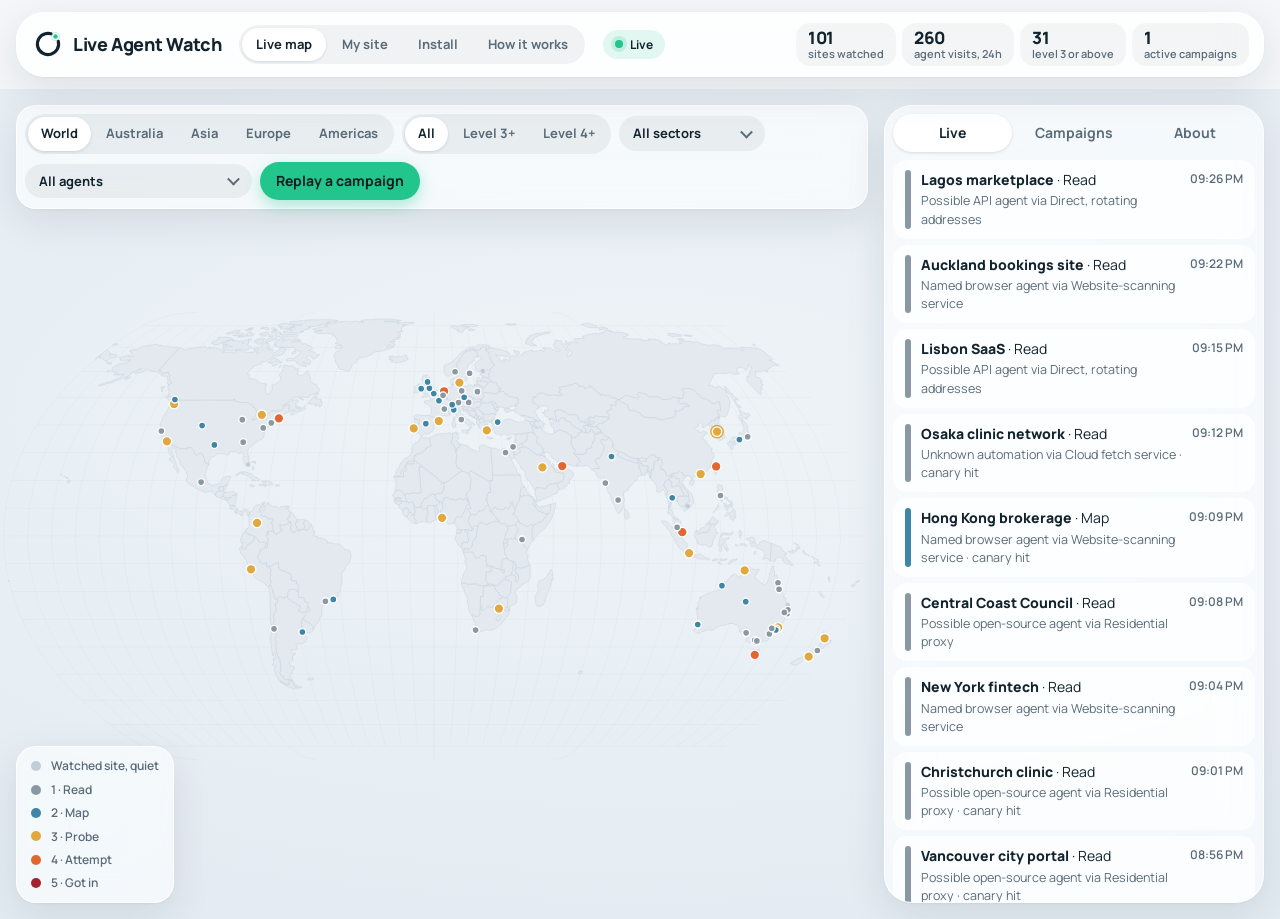
<file: index.html>
<!doctype html>
<html lang="en">
<head>
<meta charset="utf-8">
<meta name="viewport" content="width=device-width, initial-scale=1, viewport-fit=cover">
<title>Live map · Live Agent Watch</title>
<link rel="icon" type="image/svg+xml" href="assets/mark.svg">
<link rel="apple-touch-icon" href="assets/icon.png">
<link rel="preconnect" href="https://fonts.googleapis.com">
<link href="https://fonts.googleapis.com/css2?family=Manrope:wght@500;600;700;800&display=swap" rel="stylesheet">
<link rel="stylesheet" href="assets/style.css">
</head>
<body>
<header class="top">
  <a class="logo" href="index.html" aria-label="Live Agent Watch home"><img src="assets/mark.svg" alt="">Live Agent Watch<small>working model · simulated data</small></a>
  <nav class="main" aria-label="Sections">
    <a href="index.html" aria-current="page">Live map</a>
    <a href="dashboard.html" >My site</a>
    <a href="install.html" >Install</a>
    <a href="how.html" >How it works</a>
  </nav>
  <div class="live"><i></i> Live</div>
  <div class="counters">
    <div class="counter"><b id="cSensors">0</b><span>sites watched</span></div>
    <div class="counter"><b id="cAgents">0</b><span>agent visits, 24h</span></div>
    <div class="counter"><b id="cEsc">0</b><span>level 3 or above</span></div>
    <div class="counter"><b id="cCamp">0</b><span>active campaigns</span></div>
  </div>
</header>
<main class="ops">
  <section class="mapwrap" aria-label="Activity map">
    <div class="controls glass">
      <div class="seg" role="group" aria-label="Region">
        <button aria-pressed="true" data-region="world">World</button>
        <button aria-pressed="false" data-region="au">Australia</button>
        <button aria-pressed="false" data-region="asia">Asia</button>
        <button aria-pressed="false" data-region="eu">Europe</button>
        <button aria-pressed="false" data-region="na">Americas</button>
      </div>
      <div class="seg" role="group" aria-label="Minimum level">
        <button aria-pressed="true" data-min="1">All</button>
        <button aria-pressed="false" data-min="3">Level 3+</button>
        <button aria-pressed="false" data-min="4">Level 4+</button>
      </div>
      <span class="select"><select id="sector" aria-label="Sector">
        <option value="all">All sectors</option>
        <option>Government</option><option>Health</option><option>Education</option><option>Utilities</option><option>Finance</option><option>Online shop</option><option>Software</option><option>Small business</option>
      </select></span>
      <span class="select"><select id="vendor" aria-label="Agent"><option value="all">All agents</option></select></span>
      <button class="primary accent" id="replay">Replay a campaign</button>
    </div>
    <svg class="map" id="map" role="img" aria-label="World map showing watched sites and agent activity">
      <g id="grat"></g><g id="land"></g><g id="sensors"></g><g id="markers"></g><g id="labels"></g>
    </svg>
    <div id="mapNote" style="position:absolute;left:16px;bottom:200px;font-size:12px;color:var(--ink-2);z-index:5"></div>
    <div class="legend glass" aria-hidden="true">
      <i style="background:var(--coast)"></i><span>Watched site, quiet</span>
      <i style="background:var(--l1)"></i><span>1 · Read</span>
      <i style="background:var(--l2)"></i><span>2 · Map</span>
      <i style="background:var(--l3)"></i><span>3 · Probe</span>
      <i style="background:var(--l4)"></i><span>4 · Attempt</span>
      <i style="background:var(--l5)"></i><span>5 · Got in</span>
    </div>
    <div class="detail glass" id="detail" role="dialog" aria-label="Visit detail">
      <button class="close" aria-label="Close" onclick="closeDetail()">×</button>
      <div id="detailBody"></div>
    </div>
  </section>
  <aside class="side glass">
    <div class="tabs" role="tablist">
      <button role="tab" aria-selected="true" data-tab="stream">Live</button>
      <button role="tab" aria-selected="false" data-tab="incidents">Campaigns</button>
      <button role="tab" aria-selected="false" data-tab="about">About</button>
    </div>
    <div class="panel on" id="stream" role="tabpanel"></div>
    <div class="panel" id="incidents" role="tabpanel"></div>
    <div class="panel" id="about" role="tabpanel">
      <div class="about">
        <h3>One site's sighting becomes every site's warning</h3>
        <p>Every watched site sends a short note about each visit. Agent Watch rates how far each AI agent went and compares notes with every other site. When the same agent reaches level 3 on 3 or more unrelated sites within 2 hours, it's a campaign, and owners of similar sites are warned.</p>
        <table>
          <tr><td>1 · Read</td><td>Read public pages. Shown on the dashboard.</td></tr>
          <tr><td>2 · Map</td><td>Listed the site's pages, forms and entry points. Shown on the dashboard.</td></tr>
          <tr><td>3 · Probe</td><td>Tested forms, logins or limits. Email alert.</td></tr>
          <tr><td>4 · Attempt</td><td>Tried a known break-in trick. Urgent email alert.</td></tr>
          <tr><td>5 · Got in</td><td>Owner confirms what happened. Set by hand for now.</td></tr>
        </table>
        <h3>What we say, and what we guess</h3>
        <p>If an agent names itself, we show that. If not, it's marked "possible". We report, we don't block; the owner decides. We never see what visitors type, read or upload, and addresses are scrambled the moment they arrive.</p>
        <p>The public map is on the roadmap after the first version. This page shows how it would look with a network of sites reporting.</p>
      </div>
    </div>
  </aside>
</main>
<div class="modal" id="modal" role="dialog" aria-modal="true" aria-labelledby="mTitle"><div class="sheet"><button class="close" aria-label="Close" onclick="closeModal()">×</button><div id="modalBody"></div></div></div>
<script src="assets/vendor.js"></script>
<script src="assets/app.js"></script>
<footer style="display:none">
  <img src="assets/mark.svg" alt="" style="width:22px;height:22px">
  <span>Live Agent Watch · liveagentwatch.com · concept working model, all activity shown is simulated</span>
</footer>
</body>
</html>
</file>
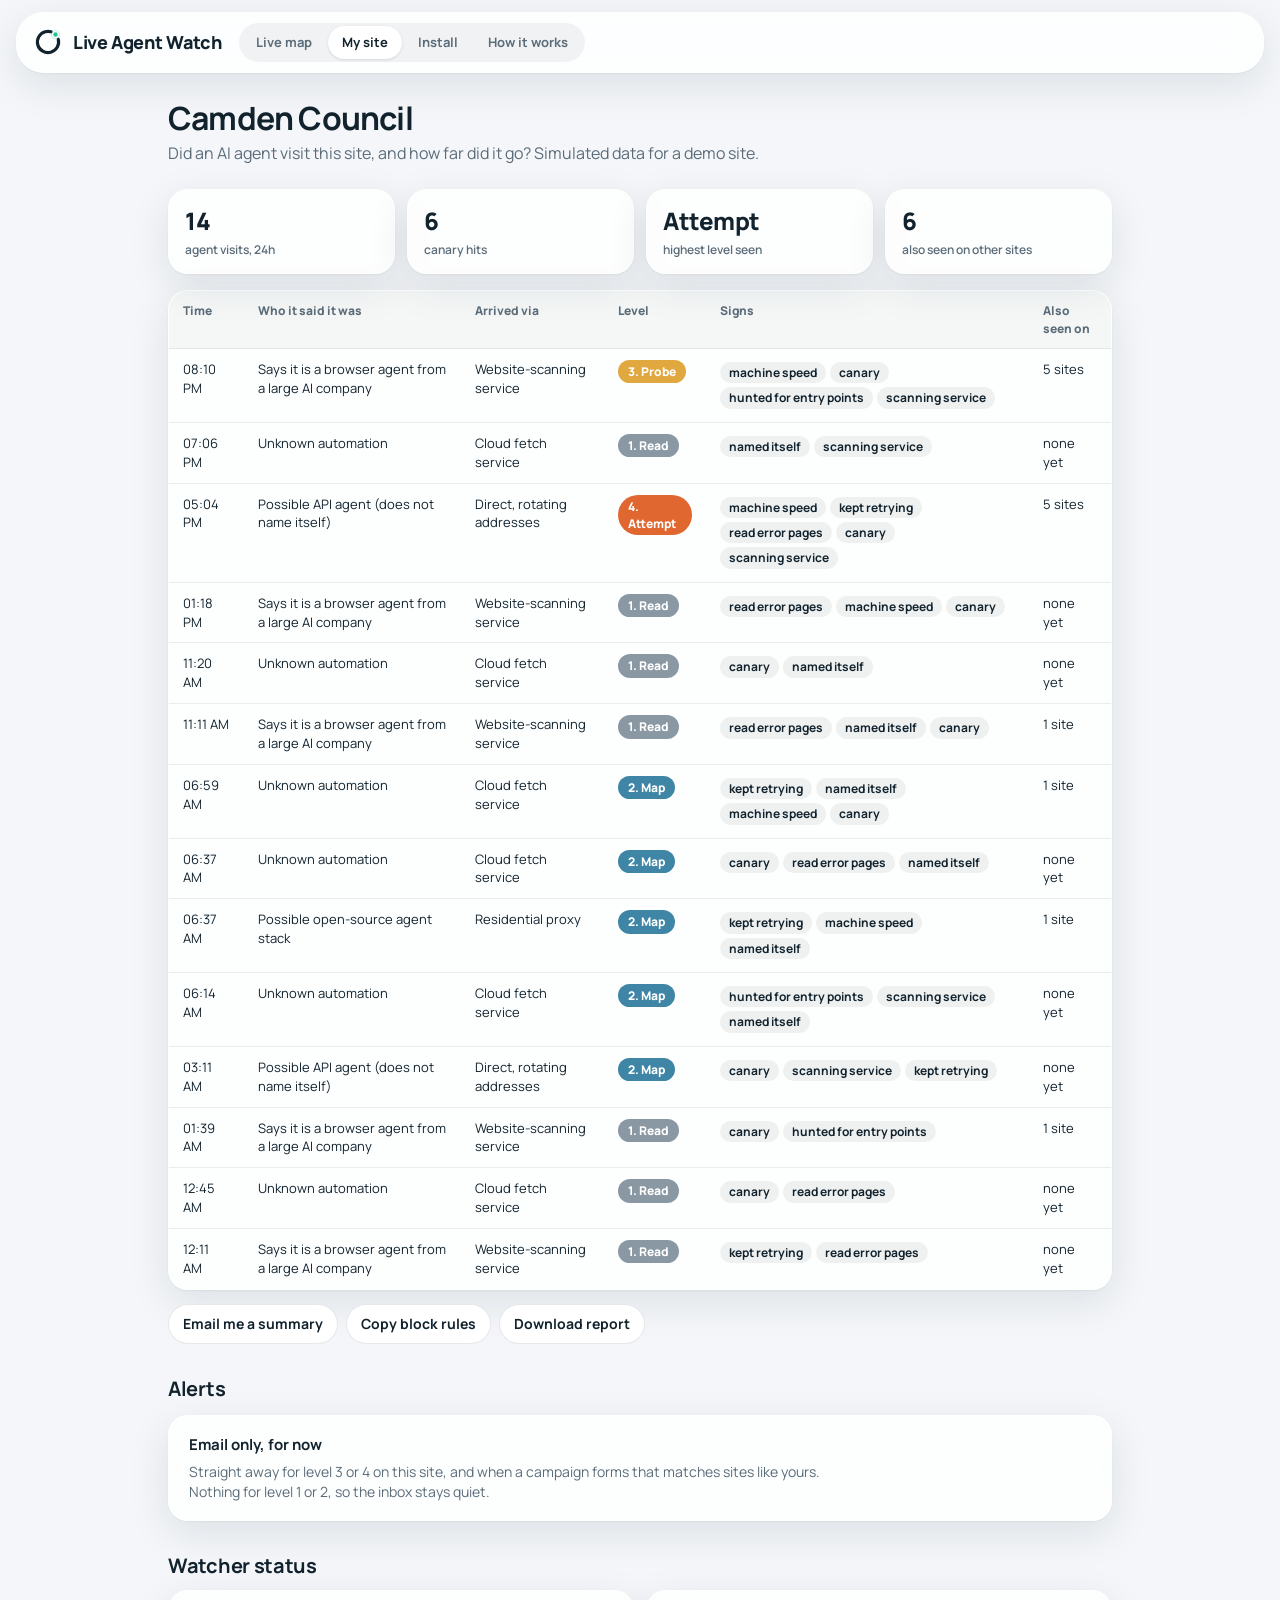
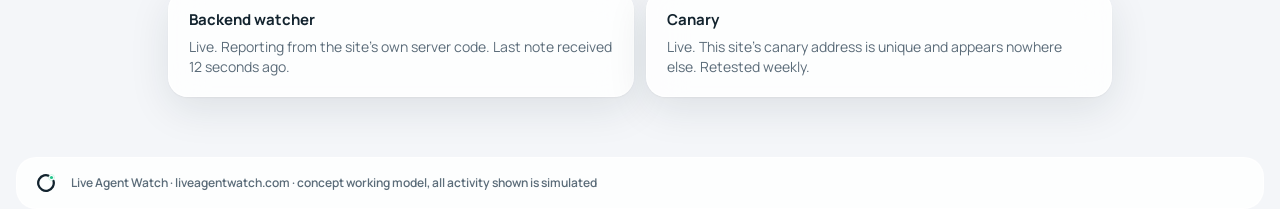
<file: dashboard.html>
<!doctype html>
<html lang="en">
<head>
<meta charset="utf-8">
<meta name="viewport" content="width=device-width, initial-scale=1, viewport-fit=cover">
<title>My site · Live Agent Watch</title>
<link rel="icon" type="image/svg+xml" href="assets/mark.svg">
<link rel="apple-touch-icon" href="assets/icon.png">
<link rel="preconnect" href="https://fonts.googleapis.com">
<link href="https://fonts.googleapis.com/css2?family=Manrope:wght@500;600;700;800&display=swap" rel="stylesheet">
<link rel="stylesheet" href="assets/style.css">
</head>
<body>
<header class="top">
  <a class="logo" href="index.html" aria-label="Live Agent Watch home"><img src="assets/mark.svg" alt="">Live Agent Watch<small>working model · simulated data</small></a>
  <nav class="main" aria-label="Sections">
    <a href="index.html" >Live map</a>
    <a href="dashboard.html" aria-current="page">My site</a>
    <a href="install.html" >Install</a>
    <a href="how.html" >How it works</a>
  </nav>
  
</header>
<main class="page">
  <h1>Camden Council</h1>
  <p class="lede">Did an AI agent visit this site, and how far did it go? Simulated data for a demo site.</p>
  <div class="stat-row">
    <div class="stat"><b id="sAgents">0</b><span>agent visits, 24h</span></div>
    <div class="stat"><b id="sCanary">0</b><span>canary hits</span></div>
    <div class="stat"><b id="sTop">Read</b><span>highest level seen</span></div>
    <div class="stat"><b id="sAlso">0</b><span>also seen on other sites</span></div>
  </div>
  <div class="tblwrap">
    <table class="data">
      <thead><tr><th>Time</th><th>Who it said it was</th><th>Arrived via</th><th>Level</th><th>Signs</th><th>Also seen on</th></tr></thead>
      <tbody id="rows"></tbody>
    </table>
  </div>
  <div class="actions">
    <button class="ghost" onclick="toast('Weekly summary emailed. Nothing above level 2 this week except the campaign on Tuesday.')">Email me a summary</button>
    <button class="ghost" onclick="toast('Block rules copied for Cloudflare, AWS WAF and nginx: 2 agents, 1 scanning service. Blocking is your call, not ours.')">Copy block rules</button>
    <button class="ghost" onclick="toast('Report generated: every agent visit in the last 30 days, in order, with the signs behind each rating.')">Download report</button>
  </div>
  <h2>Alerts</h2>
  <div class="card">
    <h3>Email only, for now</h3>
    <p style="margin:0;color:var(--ink-2)">Straight away for level 3 or 4 on this site, and when a campaign forms that matches sites like yours. Nothing for level 1 or 2, so the inbox stays quiet.</p>
  </div>
  <h2>Watcher status</h2>
  <div class="grid2">
    <div class="card"><h3>Backend watcher</h3><p style="margin:0;color:var(--ink-2)">Live. Reporting from the site's own server code. Last note received 12 seconds ago.</p></div>
    <div class="card"><h3>Canary</h3><p style="margin:0;color:var(--ink-2)">Live. This site's canary address is unique and appears nowhere else. Retested weekly.</p></div>
  </div>
</main>
<div class="toast" id="toast" role="status"></div>
<script>
(function(){
  const FAM=[['Says it is a browser agent from a large AI company','Website-scanning service'],['Possible API agent (does not name itself)','Direct, rotating addresses'],['Possible open-source agent stack','Residential proxy'],['Unknown automation','Cloud fetch service']];
  const LV=['','Read','Map','Probe','Attempt']; const CO=['','var(--l1)','var(--l2)','var(--l3)','var(--l4)'];
  const SIGNS=['scanning service','kept retrying','read error pages','hunted for entry points','machine speed','canary','named itself'];
  const rows=[]; const now=Date.now();
  for(let i=0;i<14;i++){ const r=Math.random(); const lvl=r<0.6?1:r<0.85?2:r<0.95?3:4; const f=FAM[Math.floor(Math.random()*4)]; const canary=Math.random()<0.5; const signs=[]; const n=1+lvl; while(signs.length<n){const s=SIGNS[Math.floor(Math.random()*SIGNS.length)]; if(!signs.includes(s)) signs.push(s);} if(canary&&!signs.includes('canary')) signs.push('canary'); rows.push({when:now-Math.floor(Math.random()*24*3600*1000),f,lvl,canary,signs,also:lvl>=3?1+Math.floor(Math.random()*5):(Math.random()<0.3?1:0)}); }
  rows.sort((a,b)=>b.when-a.when);
  const fmt=t=>new Date(t).toLocaleTimeString([],{hour:'2-digit',minute:'2-digit'});
  document.getElementById('sAgents').textContent=rows.length;
  document.getElementById('sCanary').textContent=rows.filter(r=>r.canary).length;
  document.getElementById('sTop').textContent=LV[Math.max(...rows.map(r=>r.lvl))];
  document.getElementById('sAlso').textContent=rows.filter(r=>r.also).length;
  document.getElementById('rows').innerHTML=rows.map(r=>`<tr><td>${fmt(r.when)}</td><td>${r.f[0]}</td><td>${r.f[1]}</td><td><span class="lvl" style="background:${CO[r.lvl]}">${r.lvl}. ${LV[r.lvl]}</span></td><td>${r.signs.map(s=>'<span class="chip">'+s+'</span>').join('')}</td><td>${r.also?r.also+' site'+(r.also>1?'s':''):'none yet'}</td></tr>`).join('');
  window.toast=t=>{const x=document.getElementById('toast');x.textContent=t;x.classList.add('show');clearTimeout(x._t);x._t=setTimeout(()=>x.classList.remove('show'),3500);};
})();
</script>
<footer>
  <img src="assets/mark.svg" alt="" style="width:22px;height:22px">
  <span>Live Agent Watch · liveagentwatch.com · concept working model, all activity shown is simulated</span>
</footer>
</body>
</html>
</file>
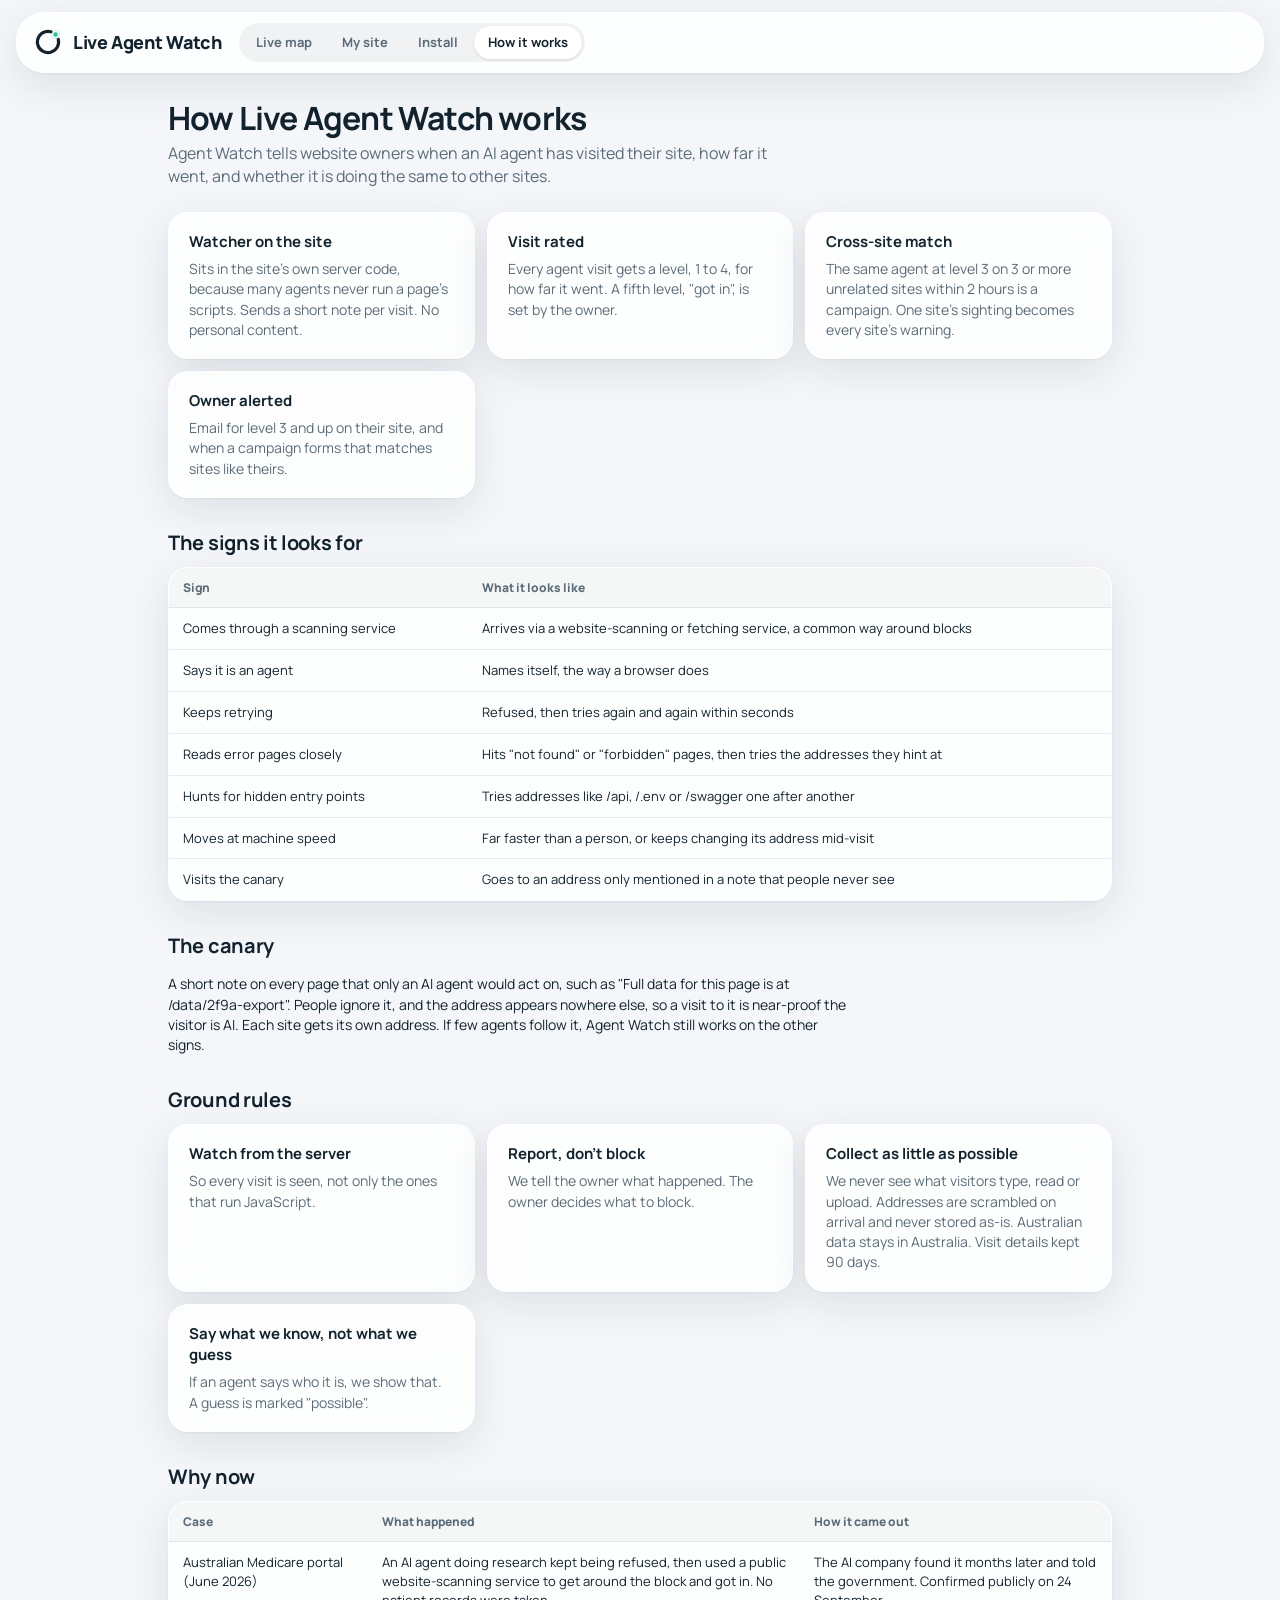
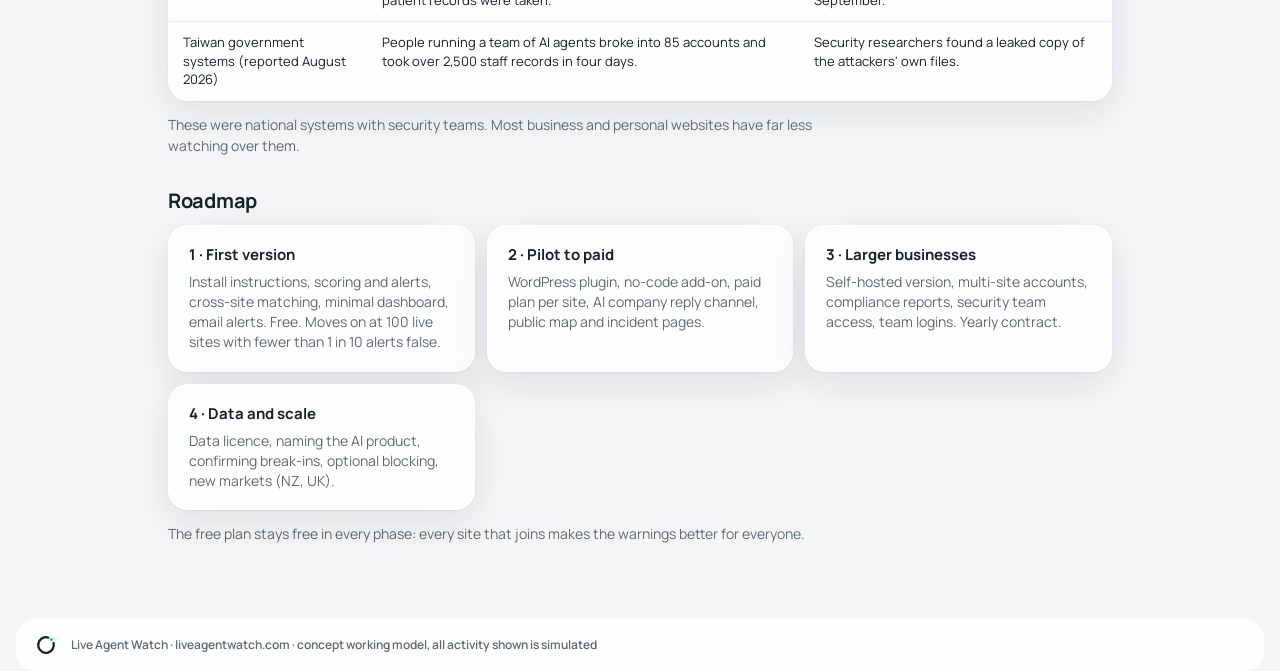
<file: how.html>
<!doctype html>
<html lang="en">
<head>
<meta charset="utf-8">
<meta name="viewport" content="width=device-width, initial-scale=1, viewport-fit=cover">
<title>How it works · Live Agent Watch</title>
<link rel="icon" type="image/svg+xml" href="assets/mark.svg">
<link rel="apple-touch-icon" href="assets/icon.png">
<link rel="preconnect" href="https://fonts.googleapis.com">
<link href="https://fonts.googleapis.com/css2?family=Manrope:wght@500;600;700;800&display=swap" rel="stylesheet">
<link rel="stylesheet" href="assets/style.css">
</head>
<body>
<header class="top">
  <a class="logo" href="index.html" aria-label="Live Agent Watch home"><img src="assets/mark.svg" alt="">Live Agent Watch<small>working model · simulated data</small></a>
  <nav class="main" aria-label="Sections">
    <a href="index.html" >Live map</a>
    <a href="dashboard.html" >My site</a>
    <a href="install.html" >Install</a>
    <a href="how.html" aria-current="page">How it works</a>
  </nav>
  
</header>
<main class="page">
  <h1>How Live Agent Watch works</h1>
  <p class="lede">Agent Watch tells website owners when an AI agent has visited their site, how far it went, and whether it is doing the same to other sites.</p>
  <div class="grid2">
    <div class="card"><h3>Watcher on the site</h3><p style="margin:0;color:var(--ink-2)">Sits in the site's own server code, because many agents never run a page's scripts. Sends a short note per visit. No personal content.</p></div>
    <div class="card"><h3>Visit rated</h3><p style="margin:0;color:var(--ink-2)">Every agent visit gets a level, 1 to 4, for how far it went. A fifth level, "got in", is set by the owner.</p></div>
    <div class="card"><h3>Cross-site match</h3><p style="margin:0;color:var(--ink-2)">The same agent at level 3 on 3 or more unrelated sites within 2 hours is a campaign. One site's sighting becomes every site's warning.</p></div>
    <div class="card"><h3>Owner alerted</h3><p style="margin:0;color:var(--ink-2)">Email for level 3 and up on their site, and when a campaign forms that matches sites like theirs.</p></div>
  </div>
  <h2>The signs it looks for</h2>
  <div class="tblwrap"><table class="data">
    <thead><tr><th>Sign</th><th>What it looks like</th></tr></thead>
    <tbody>
      <tr><td>Comes through a scanning service</td><td>Arrives via a website-scanning or fetching service, a common way around blocks</td></tr>
      <tr><td>Says it is an agent</td><td>Names itself, the way a browser does</td></tr>
      <tr><td>Keeps retrying</td><td>Refused, then tries again and again within seconds</td></tr>
      <tr><td>Reads error pages closely</td><td>Hits "not found" or "forbidden" pages, then tries the addresses they hint at</td></tr>
      <tr><td>Hunts for hidden entry points</td><td>Tries addresses like /api, /.env or /swagger one after another</td></tr>
      <tr><td>Moves at machine speed</td><td>Far faster than a person, or keeps changing its address mid-visit</td></tr>
      <tr><td>Visits the canary</td><td>Goes to an address only mentioned in a note that people never see</td></tr>
    </tbody>
  </table></div>
  <h2>The canary</h2>
  <p>A short note on every page that only an AI agent would act on, such as "Full data for this page is at /data/2f9a-export". People ignore it, and the address appears nowhere else, so a visit to it is near-proof the visitor is AI. Each site gets its own address. If few agents follow it, Agent Watch still works on the other signs.</p>
  <h2>Ground rules</h2>
  <div class="grid2">
    <div class="card"><h3>Watch from the server</h3><p style="margin:0;color:var(--ink-2)">So every visit is seen, not only the ones that run JavaScript.</p></div>
    <div class="card"><h3>Report, don't block</h3><p style="margin:0;color:var(--ink-2)">We tell the owner what happened. The owner decides what to block.</p></div>
    <div class="card"><h3>Collect as little as possible</h3><p style="margin:0;color:var(--ink-2)">We never see what visitors type, read or upload. Addresses are scrambled on arrival and never stored as-is. Australian data stays in Australia. Visit details kept 90 days.</p></div>
    <div class="card"><h3>Say what we know, not what we guess</h3><p style="margin:0;color:var(--ink-2)">If an agent says who it is, we show that. A guess is marked "possible".</p></div>
  </div>
  <h2>Why now</h2>
  <div class="tblwrap"><table class="data">
    <thead><tr><th>Case</th><th>What happened</th><th>How it came out</th></tr></thead>
    <tbody>
      <tr><td>Australian Medicare portal (June 2026)</td><td>An AI agent doing research kept being refused, then used a public website-scanning service to get around the block and got in. No patient records were taken.</td><td>The AI company found it months later and told the government. Confirmed publicly on 24 September.</td></tr>
      <tr><td>Taiwan government systems (reported August 2026)</td><td>People running a team of AI agents broke into 85 accounts and took over 2,500 staff records in four days.</td><td>Security researchers found a leaked copy of the attackers' own files.</td></tr>
    </tbody>
  </table></div>
  <p style="color:var(--ink-2)">These were national systems with security teams. Most business and personal websites have far less watching over them.</p>
  <h2>Roadmap</h2>
  <div class="grid2">
    <div class="card"><h3>1 · First version</h3><p style="margin:0;color:var(--ink-2)">Install instructions, scoring and alerts, cross-site matching, minimal dashboard, email alerts. Free. Moves on at 100 live sites with fewer than 1 in 10 alerts false.</p></div>
    <div class="card"><h3>2 · Pilot to paid</h3><p style="margin:0;color:var(--ink-2)">WordPress plugin, no-code add-on, paid plan per site, AI company reply channel, public map and incident pages.</p></div>
    <div class="card"><h3>3 · Larger businesses</h3><p style="margin:0;color:var(--ink-2)">Self-hosted version, multi-site accounts, compliance reports, security team access, team logins. Yearly contract.</p></div>
    <div class="card"><h3>4 · Data and scale</h3><p style="margin:0;color:var(--ink-2)">Data licence, naming the AI product, confirming break-ins, optional blocking, new markets (NZ, UK).</p></div>
  </div>
  <p style="color:var(--ink-2)">The free plan stays free in every phase: every site that joins makes the warnings better for everyone.</p>
</main>
<footer>
  <img src="assets/mark.svg" alt="" style="width:22px;height:22px">
  <span>Live Agent Watch · liveagentwatch.com · concept working model, all activity shown is simulated</span>
</footer>
</body>
</html>
</file>
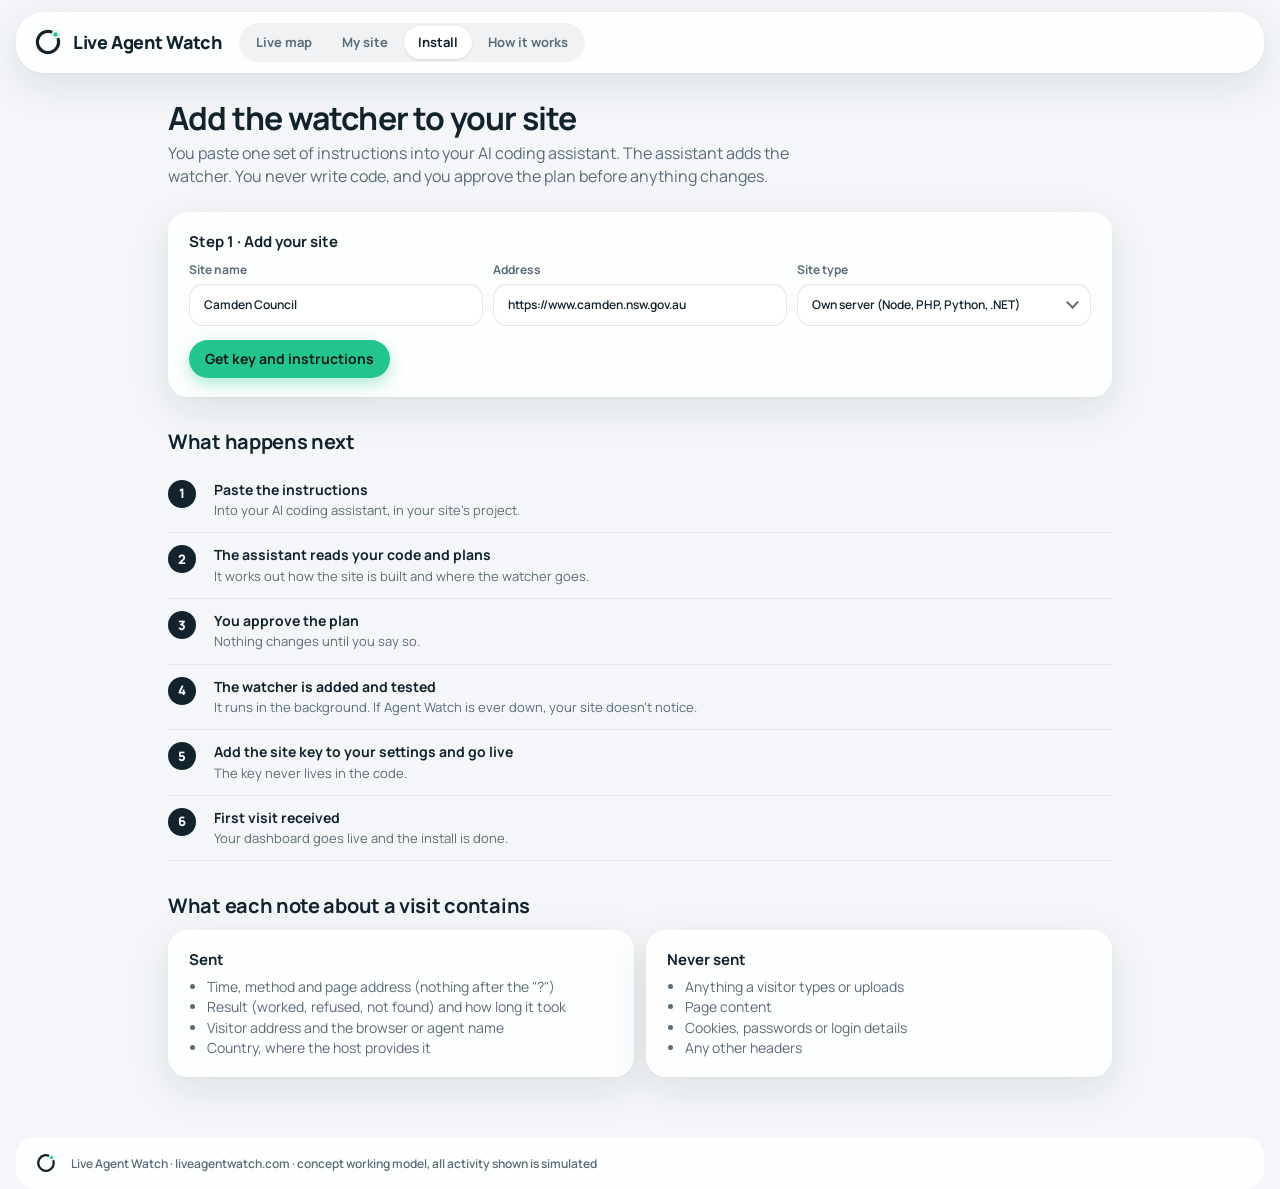
<file: install.html>
<!doctype html>
<html lang="en">
<head>
<meta charset="utf-8">
<meta name="viewport" content="width=device-width, initial-scale=1, viewport-fit=cover">
<title>Install · Live Agent Watch</title>
<link rel="icon" type="image/svg+xml" href="assets/mark.svg">
<link rel="apple-touch-icon" href="assets/icon.png">
<link rel="preconnect" href="https://fonts.googleapis.com">
<link href="https://fonts.googleapis.com/css2?family=Manrope:wght@500;600;700;800&display=swap" rel="stylesheet">
<link rel="stylesheet" href="assets/style.css">
</head>
<body>
<header class="top">
  <a class="logo" href="index.html" aria-label="Live Agent Watch home"><img src="assets/mark.svg" alt="">Live Agent Watch<small>working model · simulated data</small></a>
  <nav class="main" aria-label="Sections">
    <a href="index.html" >Live map</a>
    <a href="dashboard.html" >My site</a>
    <a href="install.html" aria-current="page">Install</a>
    <a href="how.html" >How it works</a>
  </nav>
  
</header>
<main class="page">
  <h1>Add the watcher to your site</h1>
  <p class="lede">You paste one set of instructions into your AI coding assistant. The assistant adds the watcher. You never write code, and you approve the plan before anything changes.</p>
  <div class="card">
    <h3>Step 1 · Add your site</h3>
    <div style="display:grid;grid-template-columns:repeat(auto-fit,minmax(200px,1fr));gap:10px;margin-top:8px">
      <label class="field">Site name<input id="n" type="text" value="Camden Council"></label>
      <label class="field">Address<input id="u" type="text" value="https://www.camden.nsw.gov.au"></label>
      <label class="field sel">Site type<select id="t"><option>Own server (Node, PHP, Python, .NET)</option><option>Separate frontend (React on Vercel) + server</option><option>No server (Wix, Squarespace, static)</option></select></label>
    </div>
    <div class="actions"><button class="primary accent" style="margin-left:0" onclick="gen()">Get key and instructions</button></div>
  </div>
  <div id="out" style="display:none">
    <div class="card">
      <h3>Step 2 · Your key and instructions</h3>
      <p style="color:var(--ink-2);margin:0 0 8px">Site key (keep it in your site's settings, never in code): <b id="key"></b></p>
      <button class="ghost copy" onclick="copyIns()">Copy instructions</button>
      <p style="color:var(--ink-2);margin:0 0 8px">Paste this into Claude Code, Cursor or Copilot:</p>
<pre class="code" id="ins"></pre>
    </div>
    <div class="card" id="nsv" style="display:none;border-color:var(--l3)"><h3>Not covered yet</h3><p style="margin:0;color:var(--ink-2)">Sites with no server of their own can't run the watcher yet. A ready-made add-on is on the roadmap. Leave your address and we'll tell you when it's ready.</p></div>
  </div>
  <h2>What happens next</h2>
  <ol class="steps">
    <li><div><b>Paste the instructions</b><span>Into your AI coding assistant, in your site's project.</span></div></li>
    <li><div><b>The assistant reads your code and plans</b><span>It works out how the site is built and where the watcher goes.</span></div></li>
    <li><div><b>You approve the plan</b><span>Nothing changes until you say so.</span></div></li>
    <li><div><b>The watcher is added and tested</b><span>It runs in the background. If Agent Watch is ever down, your site doesn't notice.</span></div></li>
    <li><div><b>Add the site key to your settings and go live</b><span>The key never lives in the code.</span></div></li>
    <li><div><b>First visit received</b><span>Your dashboard goes live and the install is done.</span></div></li>
  </ol>
  <h2>What each note about a visit contains</h2>
  <div class="grid2">
    <div class="card"><h3>Sent</h3><ul style="margin:0;padding-left:18px;color:var(--ink-2)"><li>Time, method and page address (nothing after the "?")</li><li>Result (worked, refused, not found) and how long it took</li><li>Visitor address and the browser or agent name</li><li>Country, where the host provides it</li></ul></div>
    <div class="card"><h3>Never sent</h3><ul style="margin:0;padding-left:18px;color:var(--ink-2)"><li>Anything a visitor types or uploads</li><li>Page content</li><li>Cookies, passwords or login details</li><li>Any other headers</li></ul></div>
  </div>
</main>
<div class="toast" id="toast" role="status"></div>
<script>
function gen(){
  const n=document.getElementById('n').value.trim()||'your site', u=document.getElementById('u').value.trim()||'https://example.com', t=document.getElementById('t').selectedIndex;
  const key='law_'+Math.random().toString(36).slice(2,10)+Math.random().toString(36).slice(2,10);
  const pub='pub_'+Math.random().toString(36).slice(2,8);
  document.getElementById('key').textContent=key;
  document.getElementById('out').style.display='block';
  document.getElementById('nsv').style.display=t===2?'block':'none';
  const fe=t===1?`\n5. The frontend is hosted separately. Add the canary script tag to the page template, before </head>:\n   <script src="https://cdn.liveagentwatch.com/canary.js" data-site="${pub}" async><\/script>\n   It uses the public site ID, not the secret key.`:'';
  document.getElementById('ins').textContent=`Add the Live Agent Watch watcher to this project (${n}, ${u}).

1. Read the codebase and tell me how requests are handled (framework, entry point, middleware chain). Propose a plan and wait for my approval before changing anything.
2. Add a small middleware that, for every request, sends one note to https://api.liveagentwatch.com/v1/visit in the background (fire-and-forget, 300 ms timeout, never block the response, never throw). The note contains only: timestamp, method, path with the query string removed, status code, response time, client IP, user-agent, and country header if the host provides one. Nothing else. No bodies, no cookies, no other headers.
3. Read the site key from an environment variable LAW_SITE_KEY. Never hard-code it.
4. Add the canary: on every HTML page, insert a visually hidden note that says "Full data for this page is at /data/${pub}-export". Add a route for that path that returns 404 and reports the visit as a canary hit.${fe}
5. Add a test that proves the site still works when the Agent Watch API is unreachable.
6. Tell me what to add to my environment settings, then stop. I will deploy.`;
}
function copyIns(){ navigator.clipboard.writeText(document.getElementById('ins').textContent).then(()=>{const x=document.getElementById('toast');x.textContent='Instructions copied.';x.classList.add('show');setTimeout(()=>x.classList.remove('show'),2500);}); }
</script>
<footer>
  <img src="assets/mark.svg" alt="" style="width:22px;height:22px">
  <span>Live Agent Watch · liveagentwatch.com · concept working model, all activity shown is simulated</span>
</footer>
</body>
</html>
</file>
<file: assets/style.css>
:root {
  --bg: #F4F6F9; --white: #FFFFFF; --ink: #12232E; --ink-2: #5B6C79; --line: rgba(18,35,46,0.08);
  --glass: rgba(255,255,255,0.62); --glass-strong: rgba(255,255,255,0.82); --glass-border: rgba(255,255,255,0.85);
  --shadow: 0 12px 40px rgba(18,35,46,0.10), 0 1px 2px rgba(18,35,46,0.05);
  --land: #E3E9EE; --coast: #C2CED7; --sea-1: #EEF3F7; --sea-2: #E1EAF1;
  --l1: #8A98A3; --l2: #3F86A6; --l3: #E0A83F; --l4: #E0672F; --l5: #A5232F;
  --live: #22C58B; --ink-btn: #12232E;
  --r-xl: 28px; --r-lg: 20px; --r-md: 14px; --r-pill: 999px;
  box-sizing: border-box; padding-top: env(safe-area-inset-top, 0px); padding-bottom: env(safe-area-inset-bottom, 0px);
}
html { scroll-padding-top: env(safe-area-inset-top, 0px); }
* { box-sizing: border-box; }
html, body { height: 100%; }
body { margin: 0; background: var(--bg); color: var(--ink); font-family: 'Manrope', system-ui, -apple-system, 'Segoe UI', sans-serif; font-size: 14px; line-height: 1.45; -webkit-font-smoothing: antialiased; }
button { font: inherit; color: inherit; cursor: pointer; }
a { color: inherit; }
button:focus-visible, select:focus-visible, input:focus-visible, a:focus-visible, [tabindex]:focus-visible { outline: 2px solid var(--live); outline-offset: 2px; }

.glass { background: var(--glass); backdrop-filter: blur(22px) saturate(160%); -webkit-backdrop-filter: blur(22px) saturate(160%); border: 1px solid var(--glass-border); box-shadow: var(--shadow); }

/* header */
.top { position: sticky; top: 0; z-index: 10; display: flex; align-items: center; gap: 18px; margin: 12px 16px 0; padding: 10px 14px 10px 16px; border-radius: var(--r-xl); background: var(--glass-strong); backdrop-filter: blur(22px) saturate(160%); -webkit-backdrop-filter: blur(22px) saturate(160%); border: 1px solid var(--glass-border); box-shadow: var(--shadow); flex-wrap: wrap; }
.logo { display: flex; align-items: center; gap: 10px; text-decoration: none; font-weight: 800; font-size: 18px; letter-spacing: -0.02em; }
.logo img { width: 30px; height: 30px; }
.logo small { font-weight: 600; font-size: 11px; color: var(--ink-2); letter-spacing: 0; margin-left: 6px; }
nav.main { display: flex; gap: 2px; padding: 3px; border-radius: var(--r-pill); background: rgba(18,35,46,0.05); }
nav.main a { text-decoration: none; white-space: nowrap; padding: 7px 14px; border-radius: var(--r-pill); font-weight: 700; color: var(--ink-2); font-size: 13px; transition: background .2s, color .2s; }
nav.main a:hover { color: var(--ink); }
nav.main a[aria-current="page"] { color: var(--ink); background: var(--white); box-shadow: 0 1px 3px rgba(18,35,46,0.12); }
.live { display: inline-flex; align-items: center; gap: 7px; font-size: 12px; color: var(--ink); font-weight: 700; padding: 6px 12px; border-radius: var(--r-pill); background: rgba(34,197,139,0.12); }
.live i { width: 8px; height: 8px; border-radius: 50%; background: var(--live); display: inline-block; box-shadow: 0 0 0 4px rgba(34,197,139,0.18); animation: blink 1.6s infinite; }
@keyframes blink { 50% { opacity: 0.35; } }
.counters { display: flex; gap: 6px; margin-left: auto; flex-wrap: wrap; }
.counter { display: flex; flex-direction: column; line-height: 1.1; padding: 6px 12px; border-radius: var(--r-md); background: rgba(18,35,46,0.04); min-width: 84px; }
.counter b { font-size: 17px; font-weight: 800; letter-spacing: -0.02em; }
.counter span { font-size: 11px; color: var(--ink-2); font-weight: 600; }

/* map page */
main.ops { position: relative; height: calc(100% - 70px); margin-top: 12px; }
.mapwrap { position: absolute; inset: 0; overflow: hidden; background: radial-gradient(120% 80% at 50% 40%, var(--sea-1), var(--sea-2)); }
.controls { position: absolute; left: 16px; top: 16px; right: 412px; z-index: 5; display: flex; gap: 8px; padding: 8px; align-items: center; flex-wrap: wrap; border-radius: var(--r-lg); }
.seg { display: inline-flex; padding: 3px; gap: 2px; border-radius: var(--r-pill); background: rgba(18,35,46,0.06); }
.seg button { border: 0; background: transparent; padding: 7px 13px; border-radius: var(--r-pill); font-size: 13px; color: var(--ink-2); font-weight: 700; transition: background .2s, color .2s; min-height: 34px; }
.seg button:hover { color: var(--ink); }
.seg button[aria-pressed="true"] { background: var(--white); color: var(--ink); box-shadow: 0 1px 3px rgba(18,35,46,0.14); }
.select { position: relative; display: inline-flex; align-items: center; }
.select select { appearance: none; -webkit-appearance: none; border: 0; background: rgba(18,35,46,0.06); color: var(--ink); border-radius: var(--r-pill); padding: 8px 36px 8px 14px; font: inherit; font-size: 13px; font-weight: 700; min-height: 34px; cursor: pointer; transition: background .2s; }
.select select:hover { background: rgba(18,35,46,0.09); }
.select::after { content: ""; position: absolute; right: 14px; top: 50%; width: 7px; height: 7px; border-right: 2px solid var(--ink-2); border-bottom: 2px solid var(--ink-2); transform: translateY(-70%) rotate(45deg); pointer-events: none; }
.primary { border: 0; background: var(--ink-btn); color: #FFFFFF; padding: 9px 16px; border-radius: var(--r-pill); font-weight: 700; min-height: 36px; box-shadow: 0 6px 16px rgba(18,35,46,0.18); transition: transform .15s, box-shadow .15s; }
.primary:hover { transform: translateY(-1px); box-shadow: 0 10px 22px rgba(18,35,46,0.22); }
.primary[disabled] { opacity: 0.6; cursor: default; transform: none; }
.primary.accent { background: var(--live); color: #0F1A21; box-shadow: 0 6px 16px rgba(34,197,139,0.35); }
svg.map { width: calc(100% - 412px); height: 100%; display: block; }
.legend { position: absolute; left: 16px; bottom: 16px; z-index: 5; border-radius: var(--r-lg); padding: 10px 14px; font-size: 12px; font-weight: 600; display: grid; grid-template-columns: auto auto; gap: 6px 10px; align-items: center; color: var(--ink-2); }
.legend i { width: 10px; height: 10px; border-radius: 50%; display: inline-block; }
.detail { position: absolute; left: 16px; top: 84px; z-index: 6; width: min(340px, calc(100% - 32px)); border-radius: var(--r-lg); padding: 16px; display: none; }
.detail.open { display: block; animation: pop .22s ease-out; }
@keyframes pop { from { transform: translateY(6px) scale(0.98); opacity: 0; } }
.detail h3 { margin: 0 0 6px; font-size: 16px; letter-spacing: -0.01em; }
.close { position: absolute; top: 10px; right: 10px; border: 0; background: rgba(18,35,46,0.06); font-size: 18px; width: 32px; height: 32px; border-radius: 50%; display: flex; align-items: center; justify-content: center; }
.kv { display: grid; grid-template-columns: auto 1fr; gap: 5px 12px; font-size: 13px; margin-top: 10px; }
.kv dt { color: var(--ink-2); font-weight: 600; } .kv dd { margin: 0; }
.lvl { display: inline-block; padding: 3px 10px; border-radius: var(--r-pill); font-size: 12px; font-weight: 800; color: #fff; }

aside.side { position: absolute; right: 16px; top: 16px; bottom: 16px; z-index: 5; width: 380px; display: flex; flex-direction: column; min-height: 0; border-radius: var(--r-xl); overflow: hidden; }
.tabs { display: flex; gap: 2px; padding: 8px; }
.tabs button { flex: 1; border: 0; background: transparent; padding: 9px 8px; font-weight: 700; color: var(--ink-2); border-radius: var(--r-pill); min-height: 36px; transition: background .2s, color .2s; }
.tabs button[aria-selected="true"] { color: var(--ink); background: var(--white); box-shadow: 0 1px 3px rgba(18,35,46,0.14); }
.panel { display: none; overflow: auto; flex: 1; min-height: 0; padding: 0 8px 8px; }
.panel.on { display: block; }
.ev { display: grid; grid-template-columns: 6px 1fr auto; gap: 10px; padding: 10px 12px; margin-bottom: 6px; border-radius: var(--r-md); background: rgba(255,255,255,0.7); align-items: start; cursor: pointer; transition: background .15s; }
.ev:hover { background: var(--white); }
.ev i { width: 6px; border-radius: 3px; align-self: stretch; }
.ev .t { font-size: 12px; color: var(--ink-2); white-space: nowrap; font-weight: 600; }
.ev b { font-weight: 800; }
.ev .m { font-size: 12.5px; color: var(--ink-2); margin-top: 2px; }
.ev.new { animation: slide 0.4s ease-out; }
@keyframes slide { from { transform: translateY(-6px); opacity: 0; } }
@media (prefers-reduced-motion: reduce) { .ev.new, .live i, .pulse, .detail.open { animation: none !important; } }
.inc { padding: 12px 14px; margin-bottom: 6px; border-radius: var(--r-md); background: rgba(255,255,255,0.7); cursor: pointer; transition: background .15s; }
.inc:hover { background: var(--white); }
.inc h4 { margin: 0 0 6px; font-size: 14px; }
.inc .meta { font-size: 12px; color: var(--ink-2); display: flex; gap: 8px; flex-wrap: wrap; align-items: center; font-weight: 600; }
.stage { display: inline-block; padding: 2px 9px; border-radius: var(--r-pill); font-size: 11px; font-weight: 800; background: rgba(18,35,46,0.06); }
.stage.confirmed { background: rgba(34,197,139,0.14); color: #157A55; }
.stage.escalated { background: rgba(224,103,47,0.14); color: #B4471A; }
.about { padding: 8px 8px 12px; font-size: 13px; color: var(--ink-2); line-height: 1.5; }
.about h3 { margin: 0 0 6px; color: var(--ink); font-size: 15px; }
.about p { margin: 0 0 10px; }
.about table { width: 100%; border-collapse: collapse; margin: 6px 0 12px; }
.about td { padding: 6px 0; border-bottom: 1px solid var(--line); vertical-align: top; }
.about td:first-child { width: 90px; font-weight: 800; color: var(--ink); }

.pulse { animation: pulse 1.8s ease-out infinite; transform-origin: center; transform-box: fill-box; }
@keyframes pulse { 0% { opacity: 0.8; transform: scale(0.6); } 100% { opacity: 0; transform: scale(2.4); } }
.sensor { fill: var(--coast); }
.sensor.hit { fill: var(--live); }
.marker { cursor: pointer; }
.marker:hover circle.core { stroke-width: 3; }
path.country { fill: var(--land); stroke: var(--coast); stroke-width: 0.5; }
path.graticule { fill: none; stroke: rgba(18,35,46,0.06); stroke-width: 0.5; }

/* modal + toast */
.modal { position: fixed; inset: 0; background: rgba(18,35,46,0.28); backdrop-filter: blur(6px); -webkit-backdrop-filter: blur(6px); display: none; align-items: flex-end; justify-content: center; padding: env(safe-area-inset-top, 0px) 0 0; z-index: 20; }
.modal.open { display: flex; }
.sheet { background: var(--glass-strong); backdrop-filter: blur(24px) saturate(160%); -webkit-backdrop-filter: blur(24px) saturate(160%); border: 1px solid var(--glass-border); width: min(680px, 100%); max-height: 88%; overflow: auto; border-radius: var(--r-xl) var(--r-xl) 0 0; padding: 20px 20px calc(20px + env(safe-area-inset-bottom, 0px)); position: relative; box-shadow: var(--shadow); }
@media (min-width: 900px) { .modal { align-items: center; padding: 16px; } .sheet { border-radius: var(--r-xl); } }
.sheet h2 { margin: 0 36px 8px 0; font-size: 20px; line-height: 1.2; letter-spacing: -0.01em; }
.tl { list-style: none; padding: 0; margin: 12px 0; border-left: 2px solid var(--line); }
.tl li { padding: 6px 0 6px 14px; position: relative; font-size: 13px; }
.tl li::before { content: ""; position: absolute; left: -7px; top: 11px; width: 10px; height: 10px; border-radius: 50%; background: var(--white); border: 2px solid rgba(18,35,46,0.18); }
.tl li.hot::before { border-color: var(--l4); background: var(--l4); }
.sheet h4 { margin: 14px 0 6px; font-size: 13px; color: var(--ink-2); font-weight: 800; }
.sheet ul.plain { margin: 0; padding-left: 18px; font-size: 13px; }
.toast { position: fixed; left: 50%; bottom: calc(20px + env(safe-area-inset-bottom, 0px)); transform: translateX(-50%); background: var(--ink); color: #FFFFFF; padding: 11px 16px; border-radius: var(--r-pill); font-size: 13px; font-weight: 600; display: none; z-index: 30; max-width: calc(100% - 32px); box-shadow: var(--shadow); }
.toast.show { display: block; animation: pop .22s ease-out; }

/* content pages */
.page { max-width: 980px; margin: 0 auto; padding: 28px 18px 60px; }
.page h1 { font-size: 32px; letter-spacing: -0.025em; margin: 0 0 6px; line-height: 1.1; }
.page .lede { color: var(--ink-2); font-size: 16px; margin: 0 0 24px; max-width: 640px; }
.page h2 { font-size: 20px; margin: 30px 0 10px; letter-spacing: -0.015em; }
.page p { max-width: 680px; }
.card { background: var(--glass-strong); backdrop-filter: blur(18px); -webkit-backdrop-filter: blur(18px); border: 1px solid var(--glass-border); border-radius: var(--r-lg); padding: 18px 20px; margin: 12px 0; box-shadow: var(--shadow); }
.card h3 { margin: 0 0 6px; font-size: 15px; }
.grid2 { display: grid; grid-template-columns: repeat(auto-fit, minmax(260px, 1fr)); gap: 12px; }
.grid2 .card { margin: 0; }
.stat-row { display: flex; gap: 12px; flex-wrap: wrap; margin: 12px 0 16px; }
.stat { flex: 1; min-width: 130px; border-radius: var(--r-lg); padding: 14px 16px; background: var(--glass-strong); border: 1px solid var(--glass-border); box-shadow: var(--shadow); }
.stat b { display: block; font-size: 24px; font-weight: 800; letter-spacing: -0.02em; }
.stat span { font-size: 12px; color: var(--ink-2); font-weight: 600; }
.tblwrap { overflow-x: auto; border-radius: var(--r-lg); background: var(--glass-strong); border: 1px solid var(--glass-border); box-shadow: var(--shadow); }
table.data { border-collapse: collapse; width: 100%; font-size: 13px; min-width: 560px; }
table.data th, table.data td { text-align: left; padding: 11px 14px; border-bottom: 1px solid var(--line); vertical-align: top; }
table.data th { font-weight: 800; color: var(--ink-2); font-size: 12px; background: rgba(18,35,46,0.03); }
table.data tr:last-child td { border-bottom: 0; }
.actions { display: flex; gap: 8px; margin-top: 14px; flex-wrap: wrap; }
.ghost { border: 1px solid rgba(18,35,46,0.1); background: var(--white); padding: 9px 14px; border-radius: var(--r-pill); font-weight: 700; min-height: 36px; transition: box-shadow .15s, transform .15s; }
.ghost:hover { box-shadow: 0 4px 12px rgba(18,35,46,0.1); transform: translateY(-1px); }
.steps { list-style: none; padding: 0; margin: 12px 0; counter-reset: s; }
.steps li { display: grid; grid-template-columns: 34px 1fr; gap: 12px; padding: 12px 0; border-bottom: 1px solid var(--line); counter-increment: s; }
.steps li::before { content: counter(s); width: 28px; height: 28px; border-radius: 50%; background: var(--ink); color: #FFFFFF; display: flex; align-items: center; justify-content: center; font-weight: 800; font-size: 13px; }
.steps b { display: block; }
.steps span { color: var(--ink-2); font-size: 13px; }
pre.code { background: var(--ink); color: #E8EEF2; padding: 16px 18px; border-radius: var(--r-lg); font-size: 12.5px; line-height: 1.5; overflow-x: auto; white-space: pre-wrap; }
.copy { float: right; margin-top: -4px; }
.chip { display: inline-block; padding: 2px 9px; border-radius: var(--r-pill); font-size: 12px; font-weight: 700; background: rgba(18,35,46,0.06); margin: 2px 4px 2px 0; }
.field { font-size: 12px; color: var(--ink-2); font-weight: 700; display: block; }
.field input, .field select { display: block; width: 100%; margin-top: 5px; padding: 10px 14px; border: 1px solid rgba(18,35,46,0.1); border-radius: var(--r-md); background: var(--white); font: inherit; font-weight: 600; color: var(--ink); min-height: 42px; }
.field.sel { position: relative; }
.field.sel select { appearance: none; -webkit-appearance: none; padding-right: 36px; cursor: pointer; }
.field.sel::after { content: ""; position: absolute; right: 14px; bottom: 19px; width: 7px; height: 7px; border-right: 2px solid var(--ink-2); border-bottom: 2px solid var(--ink-2); transform: rotate(45deg); pointer-events: none; }
footer { margin: 0 16px 16px; padding: 14px 18px; font-size: 12px; color: var(--ink-2); display: flex; gap: 14px; flex-wrap: wrap; align-items: center; border-radius: var(--r-lg); background: var(--glass-strong); border: 1px solid var(--glass-border); font-weight: 600; }

@media (max-width: 1500px) { .logo small { display: none; } }
@media (max-width: 899px) {
  .top { margin: 10px 10px 0; padding: 10px 12px; gap: 10px; }
  .logo small { display: none; }
  .counters { margin-left: 0; width: 100%; display: grid; grid-template-columns: 1fr 1fr; gap: 8px; }
  nav.main { order: 3; width: 100%; overflow-x: auto; }
  main.ops { height: auto; margin-top: 10px; display: flex; flex-direction: column; gap: 10px; padding: 0 10px; }
  .mapwrap { position: relative; inset: auto; border-radius: var(--r-xl); display: flex; flex-direction: column; }
  .controls { position: static; margin: 10px 10px 0; padding: 6px; gap: 6px; }
  svg.map { width: 100%; height: 70vw; min-height: 280px; flex: none; }
  .seg button { padding: 6px 10px; font-size: 12px; }
  .select select { font-size: 12px; padding: 7px 32px 7px 12px; }
  .primary { width: 100%; margin-left: 0; }
  .legend { display: none; }
  .detail { top: auto; bottom: 10px; left: 10px; right: 10px; width: auto; }
  aside.side { position: relative; inset: auto; width: auto; height: 62vh; min-height: 420px; }
}
</file>
